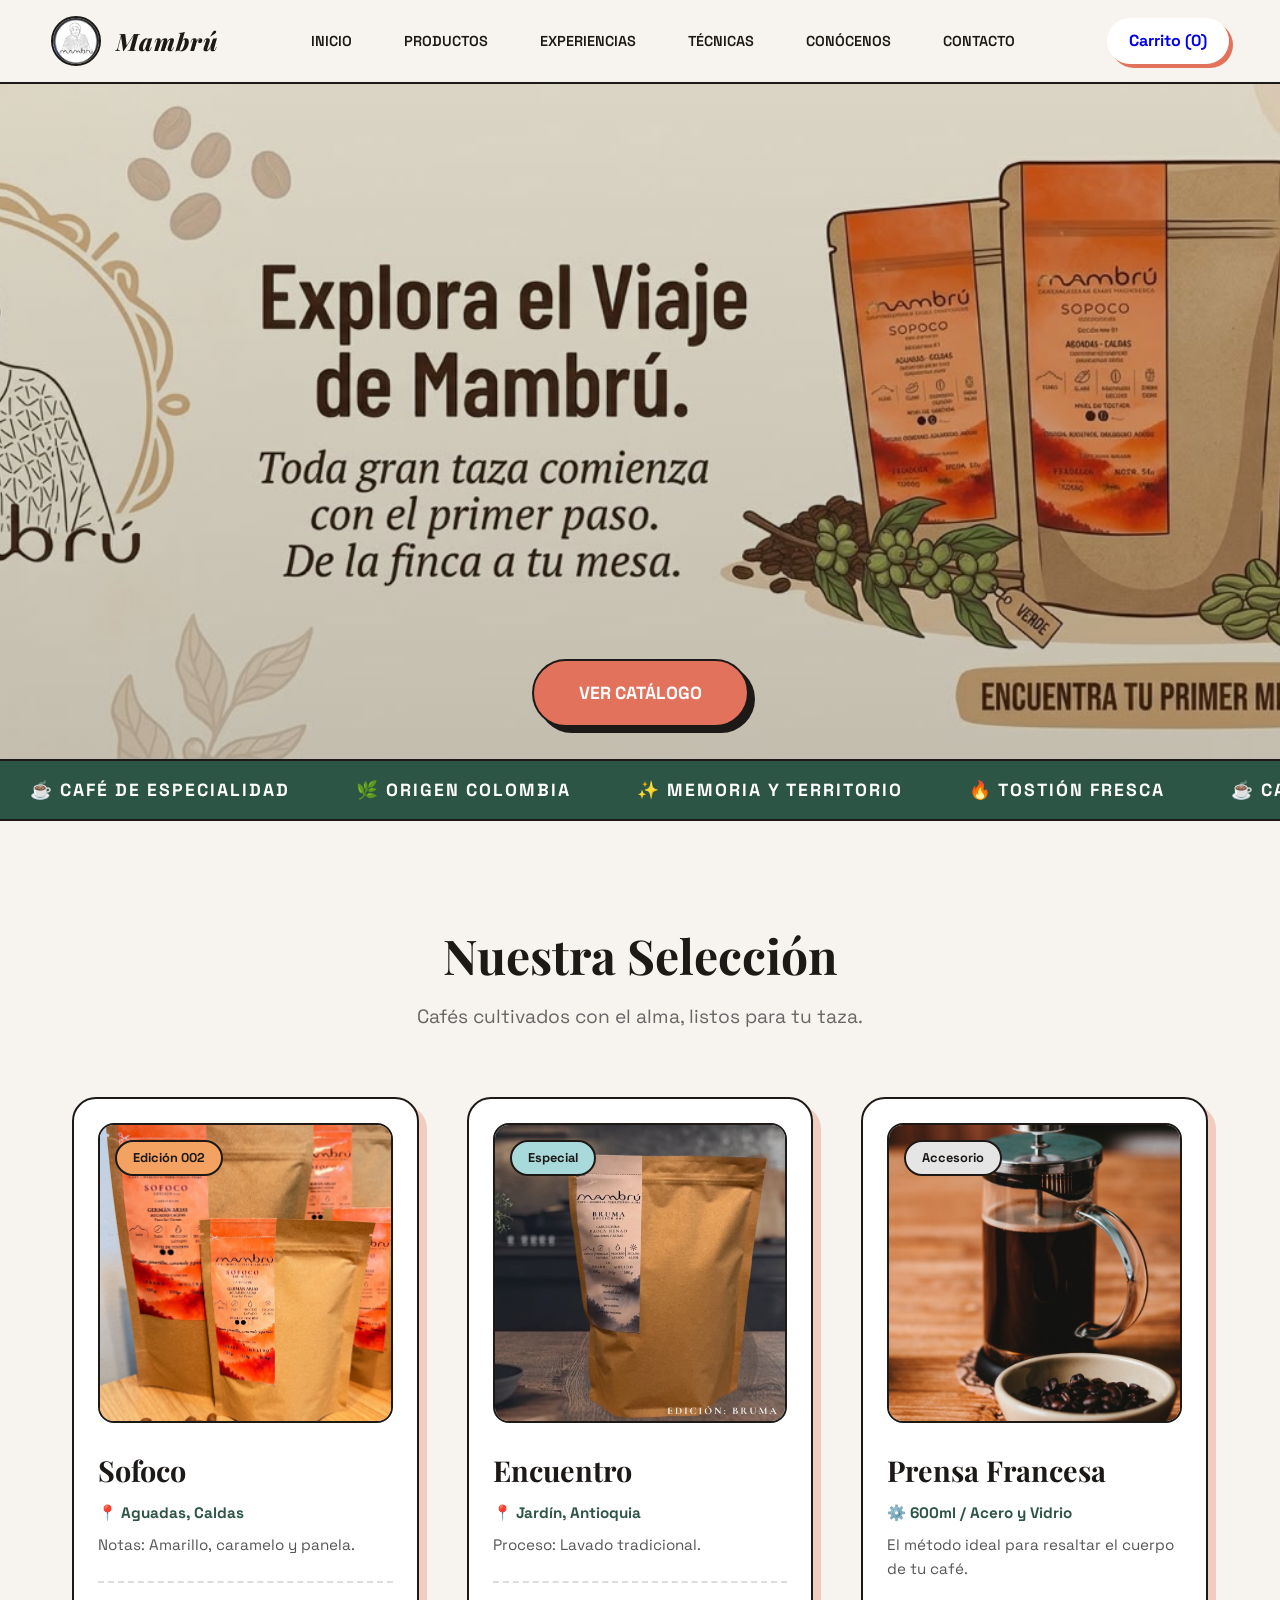
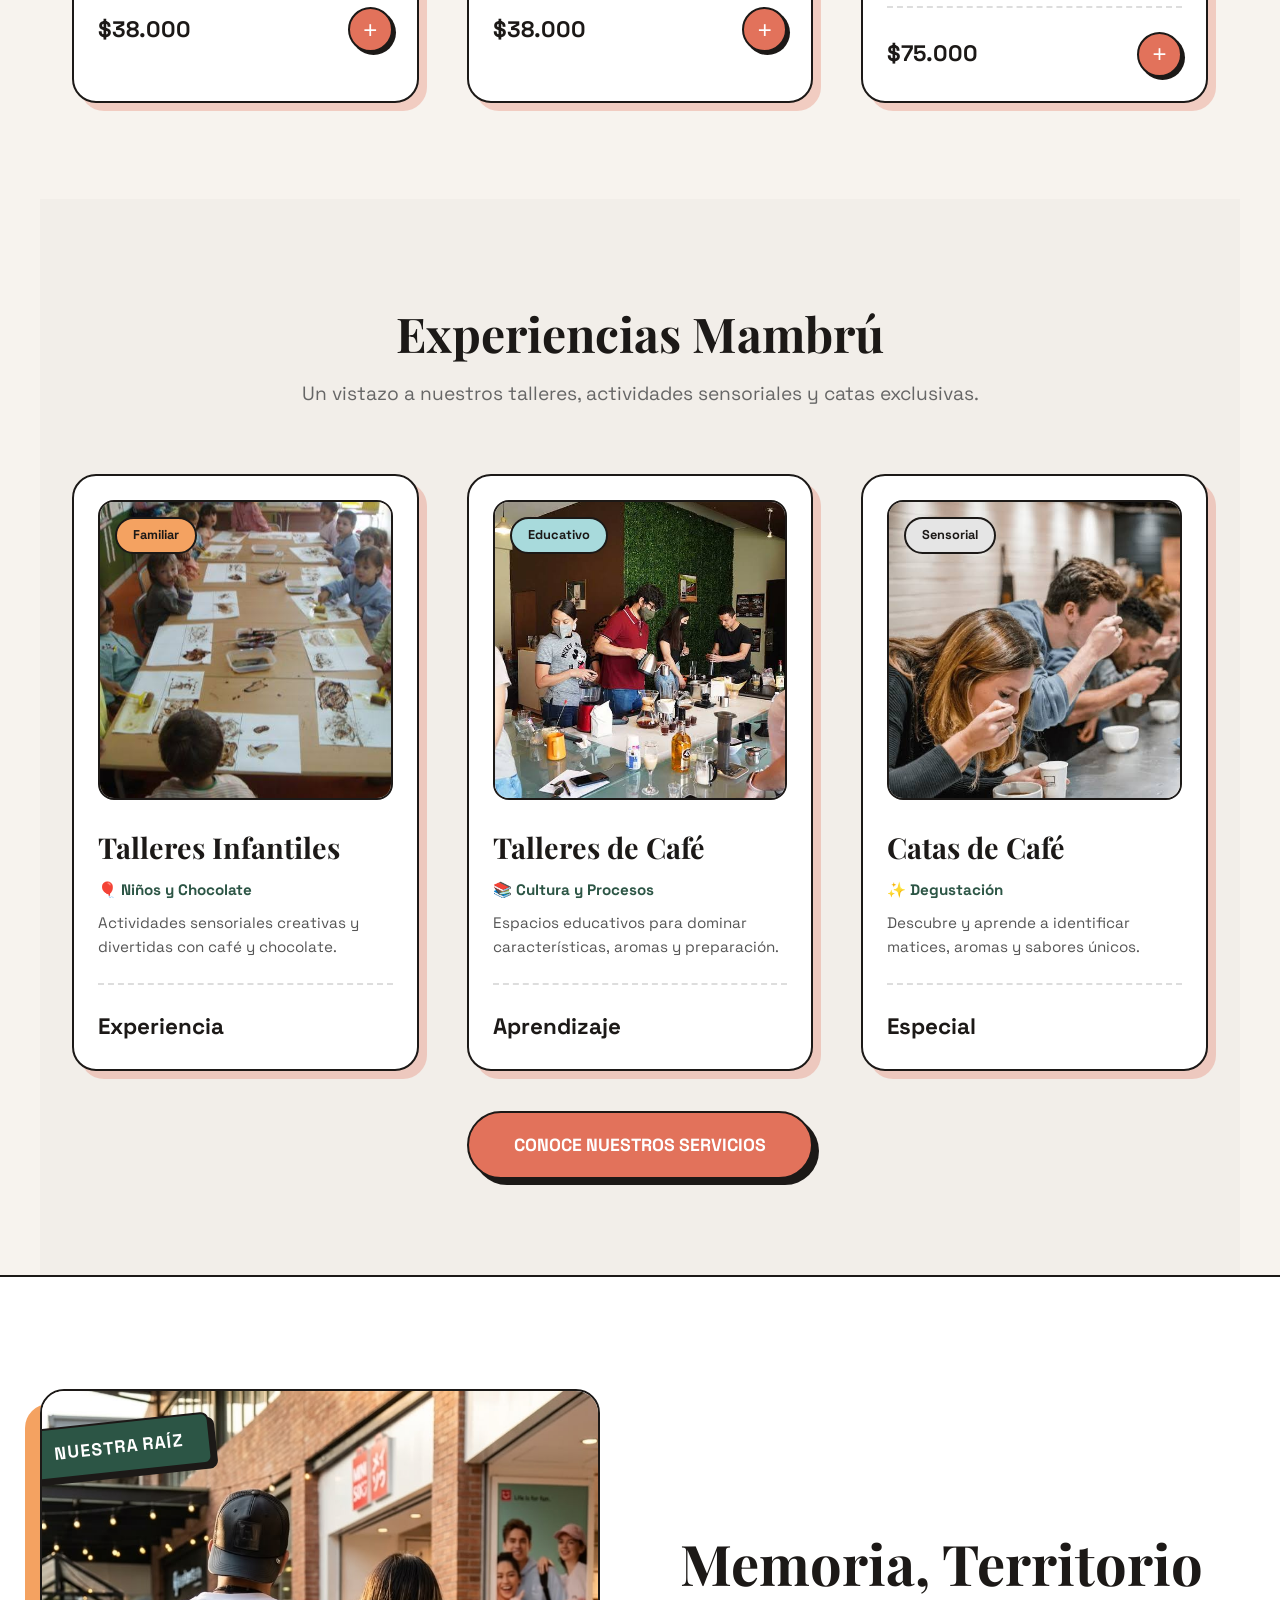
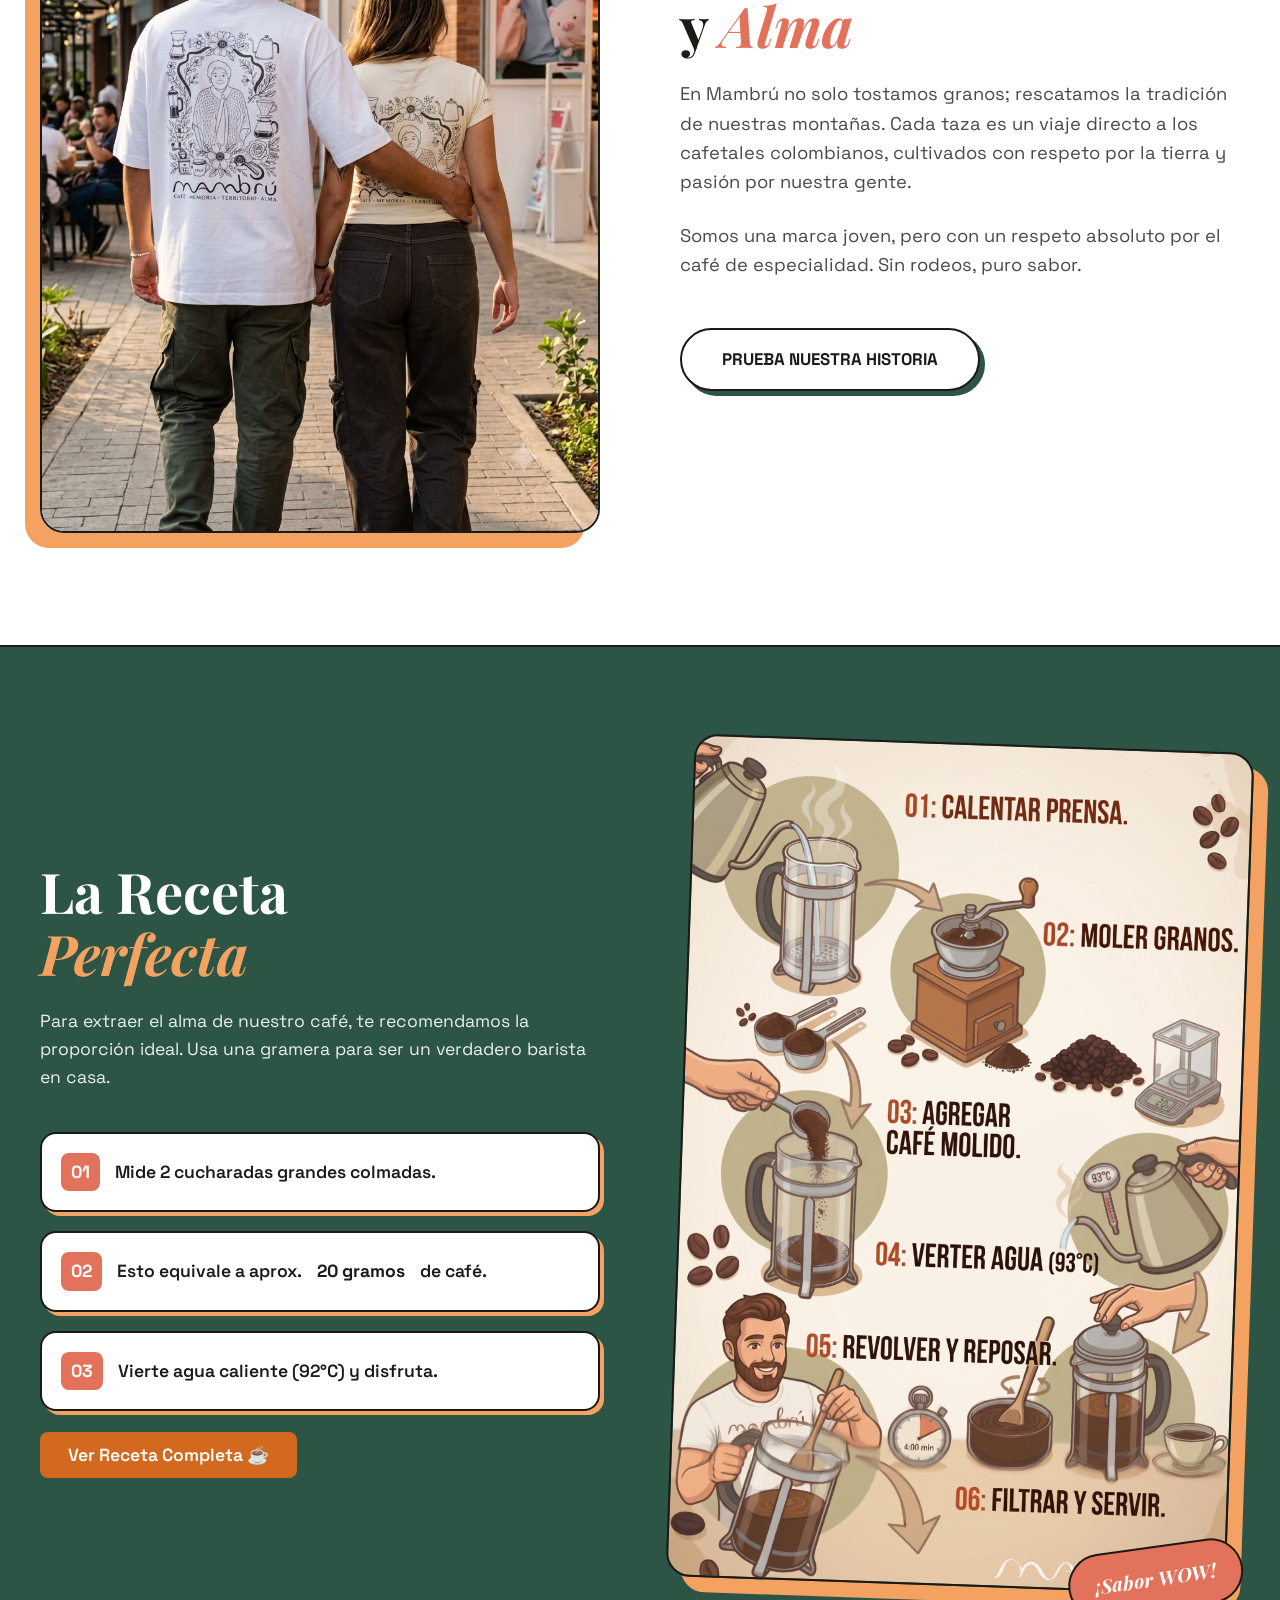
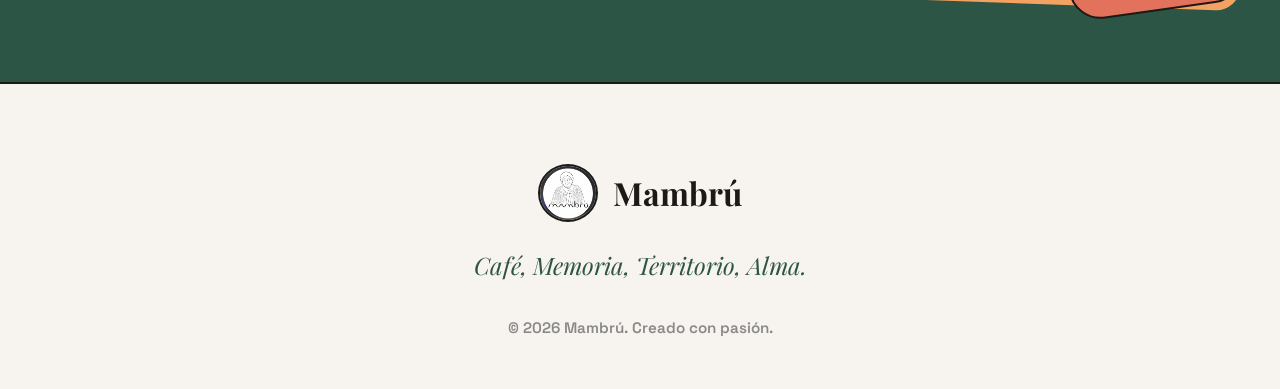
<file: index.html>
<!DOCTYPE html>
<html lang="es">
<head>
    <meta charset="UTF-8">
    <meta name="viewport" content="width=device-width, initial-scale=1.0">
    <title>Mambrú - Café, Memoria, Territorio, Alma</title>
    <link rel="stylesheet" href="css/styles.css">
    <link rel="icon" href="img/logo" type="image/x-icon">
    <link href="https://fonts.googleapis.com/css2?family=Playfair+Display:ital,wght@0,400;0,600;0,800;1,400&family=Space+Grotesk:wght@400;600;700&display=swap" rel="stylesheet">
</head>
<body>
    
    <!-- Barra de navegación flotante -->
    <header class="navbar">
        <div class="logo">
            <img src="img/logo.jpeg" alt="Mambrú Logo">
            <span class="logo-text">Mambrú</span>
        </div>
        <nav class="nav-links">
            <a href="index.html">Inicio</a>
            <a href="productos.html">Productos</a>
            <a href="experiencias.html">experiencias</a>
            <a href="tecnicas.html">Técnicas</a>
            <a href="conocenos.html">Conócenos</a>
            <a href="contacto.html">Contacto</a>
        </nav>
        <div class="cart">
            <a href="carrito.html" class="btn-cart" style="text-decoration: none; display: inline-block;">Carrito (0)</a>
        </div>
    </header>

    <!-- Sección Hero -->
    <section id="inicio" class="hero">
        <div class="hero-overlay"></div>
        <div class="hero-content">
            <a href="productos.html" class="btn-primary">Ver Catálogo</a>
        </div>
    </section>

    <!-- Marquesina dinámica (Toque Cool/Trendy) -->
    <div class="marquee-container">
        <div class="marquee-content">
            <span>☕ CAFÉ DE ESPECIALIDAD</span>
            <span>🌿 ORIGEN COLOMBIA</span>
            <span>✨ MEMORIA Y TERRITORIO</span>
            <span>🔥 TOSTIÓN FRESCA</span>
            <span>☕ CAFÉ DE ESPECIALIDAD</span>
            <span>🌿 ORIGEN COLOMBIA</span>
            <span>✨ MEMORIA Y TERRITORIO</span>
            <span>🔥 TOSTIÓN FRESCA</span>
        </div>
    </div>

    <!-- Sección de Tienda / Productos Preview -->
    <section id="tienda" class="shop">
        <div class="section-header">
            <h2 class="section-title">Nuestra Selección</h2>
            <p class="section-subtitle">Cafés cultivados con el alma, listos para tu taza.</p>
        </div>
        
        <div class="grid-products">
            <!-- Producto 1: Sofoco -->
            <article class="card">
                <div class="img-container">
                    <img src="img/producto1.jpeg" alt="Café Sofoco - Mambrú">
                    <span class="badge badge-orange">Edición 002</span>
                </div>
                <div class="card-info">
                    <h3>Sofoco</h3>
                    <p class="origin">📍 Aguadas, Caldas</p>
                    <p class="notes">Notas: Amarillo, caramelo y panela.</p>
                    <div class="card-footer">
                        <span class="price">$38.000</span>
                        <button class="btn-add">+</button>
                    </div>
                </div>
            </article>

            <!-- Producto 2: Encuentro -->
            <article class="card">
                <div class="img-container">
                    <img src="img/product3.jpeg" alt="Café Encuentro - Mambrú">
                    <span class="badge badge-blue">Especial</span>
                </div>
                <div class="card-info">
                    <h3>Encuentro</h3>
                    <p class="origin">📍 Jardín, Antioquia</p>
                    <p class="notes">Proceso: Lavado tradicional.</p>
                    <div class="card-footer">
                        <span class="price">$38.000</span>
                        <button class="btn-add">+</button>
                    </div>
                </div>
            </article>

            <!-- Producto 3: Prensa Francesa -->
            <article class="card">
                <div class="img-container placeholder-img">
                    <img src="img/prensa.jpg" alt="Prensa Francesa">
                    <span class="badge badge-dark">Accesorio</span>
                </div>
                <div class="card-info">
                    <h3>Prensa Francesa</h3>
                    <p class="origin">⚙️ 600ml / Acero y Vidrio</p>
                    <p class="notes">El método ideal para resaltar el cuerpo de tu café.</p>
                    <div class="card-footer">
                        <span class="price">$75.000</span>
                        <button class="btn-add">+</button>
                    </div>
                </div>
            </article>
        </div>
    </section>

    <!-- Nuevo Preview de Servicios en el Index -->
    <section id="servicios-preview" class="shop" style="background-color: rgba(0,0,0,0.02);">
        <div class="section-header">
            <h2 class="section-title">Experiencias Mambrú</h2>
            <p class="section-subtitle">Un vistazo a nuestros talleres, actividades sensoriales y catas exclusivas.</p>
        </div>
        
        <div class="grid-products">
            <article class="card">
                <div class="img-container">
                    <img src="img/niños.jpg" alt="Actividades sensoriales y talleres para niños con café y chocolate">
                    <span class="badge badge-orange">Familiar</span>
                </div>
                <div class="card-info">
                    <h3>Talleres Infantiles</h3>
                    <p class="origin">🎈 Niños y Chocolate</p>
                    <p class="notes">Actividades sensoriales creativas y divertidas con café y chocolate.</p>
                    <div class="card-footer">
                        <span class="price">Experiencia</span>
                    </div>
                </div>
            </article>

            <article class="card">
                <div class="img-container">
                    <img src="img/talleres.jpg" alt="Talleres para aprender de café">
                    <span class="badge badge-blue">Educativo</span>
                </div>
                <div class="card-info">
                    <h3>Talleres de Café</h3>
                    <p class="origin">📚 Cultura y Procesos</p>
                    <p class="notes">Espacios educativos para dominar características, aromas y preparación.</p>
                    <div class="card-footer">
                        <span class="price">Aprendizaje</span>
                    </div>
                </div>
            </article>

            <article class="card">
                <div class="img-container placeholder-img">
                    <img src="img/catas.jpg" alt="Catas de café">
                    <span class="badge badge-dark">Sensorial</span>
                </div>
                <div class="card-info">
                    <h3>Catas de Café</h3>
                    <p class="origin">✨ Degustación</p>
                    <p class="notes">Descubre y aprende a identificar matices, aromas y sabores únicos.</p>
                    <div class="card-footer">
                        <span class="price">Especial</span>
                    </div>
                </div>
            </article>
        </div>

        <div style="text-align: center; margin-top: 40px;">
            <a href="servicios.html" class="btn-primary" style="display: inline-block; text-decoration: none;">Conoce nuestros servicios</a>
        </div>
    </section>

    <!-- Sección Conócenos -->
    <section id="conocenos" class="about-us">
        <div class="about-container">
            <div class="about-image">
                <div class="image-wrapper-about">
                    <img src="img/pareja.jpeg" alt="Cultivo de Café Mambrú">
                    <div class="about-badge">Nuestra Raíz</div>
                </div>
            </div>
            <div class="about-text">
                <h2>Memoria, Territorio <br>y <span>Alma</span></h2>
                <p>En Mambrú no solo tostamos granos; rescatamos la tradición de nuestras montañas. Cada taza es un viaje directo a los cafetales colombianos, cultivados con respeto por la tierra y pasión por nuestra gente.</p>
                <p>Somos una marca joven, pero con un respeto absoluto por el café de especialidad. Sin rodeos, puro sabor.</p>
                <a href="conocenos.html" class="btn-secondary">Prueba nuestra historia</a>
            </div>
        </div>
    </section>

    <!-- Sección de Preparación (Reemplaza la que tienes en el inicio) -->
    <section id="preparacion" class="prep-guide">
        <div class="guide-container">
            <div class="guide-text">
                <h2>La Receta <br><span>Perfecta</span></h2>
                <p>Para extraer el alma de nuestro café, te recomendamos la proporción ideal. Usa una gramera para ser un verdadero barista en casa.</p>
                <ul class="steps">
                    <li><span class="step-num">01</span> Mide 2 cucharadas grandes colmadas.</li>
                    <li><span class="step-num">02</span> Esto equivale a aprox. <strong>20 gramos</strong> de café.</li>
                    <li><span class="step-num">03</span> Vierte agua caliente (92°C) y disfruta.</li>
                </ul>
                <!-- Botón que dirige a la receta completa -->
                <div style="margin-top: 30px;">
                    <a href="tecnicas.html" class="btn-receta" style="background-color: #d2691e; color: #ffffff; padding: 12px 28px; text-decoration: none; border-radius: 8px; font-weight: 600; font-size: 1.1rem; transition: background 0.3s;">Ver Receta Completa ☕</a>
                </div>
            </div>
            <div class="guide-image">
                <div class="image-wrapper">
                    <img src="img/tecnica3.jpg" alt="Guía de 20 gramos en balanza">
                    <div class="floating-badge">¡Sabor WOW!</div>
                </div>
            </div>
        </div>
    </section>

    <!-- Footer -->
    <footer>
        <div class="footer-content">
            <div class="footer-brand">
                <img src="img/logo.jpeg" alt="Mambrú" class="footer-logo">
                <h3>Mambrú</h3>
            </div>
            <p class="slogan">Café, Memoria, Territorio, Alma.</p>
            <p class="copyright">&copy; 2026 Mambrú. Creado con pasión.</p>
        </div>
    </footer>
</body>
</html>
</file>
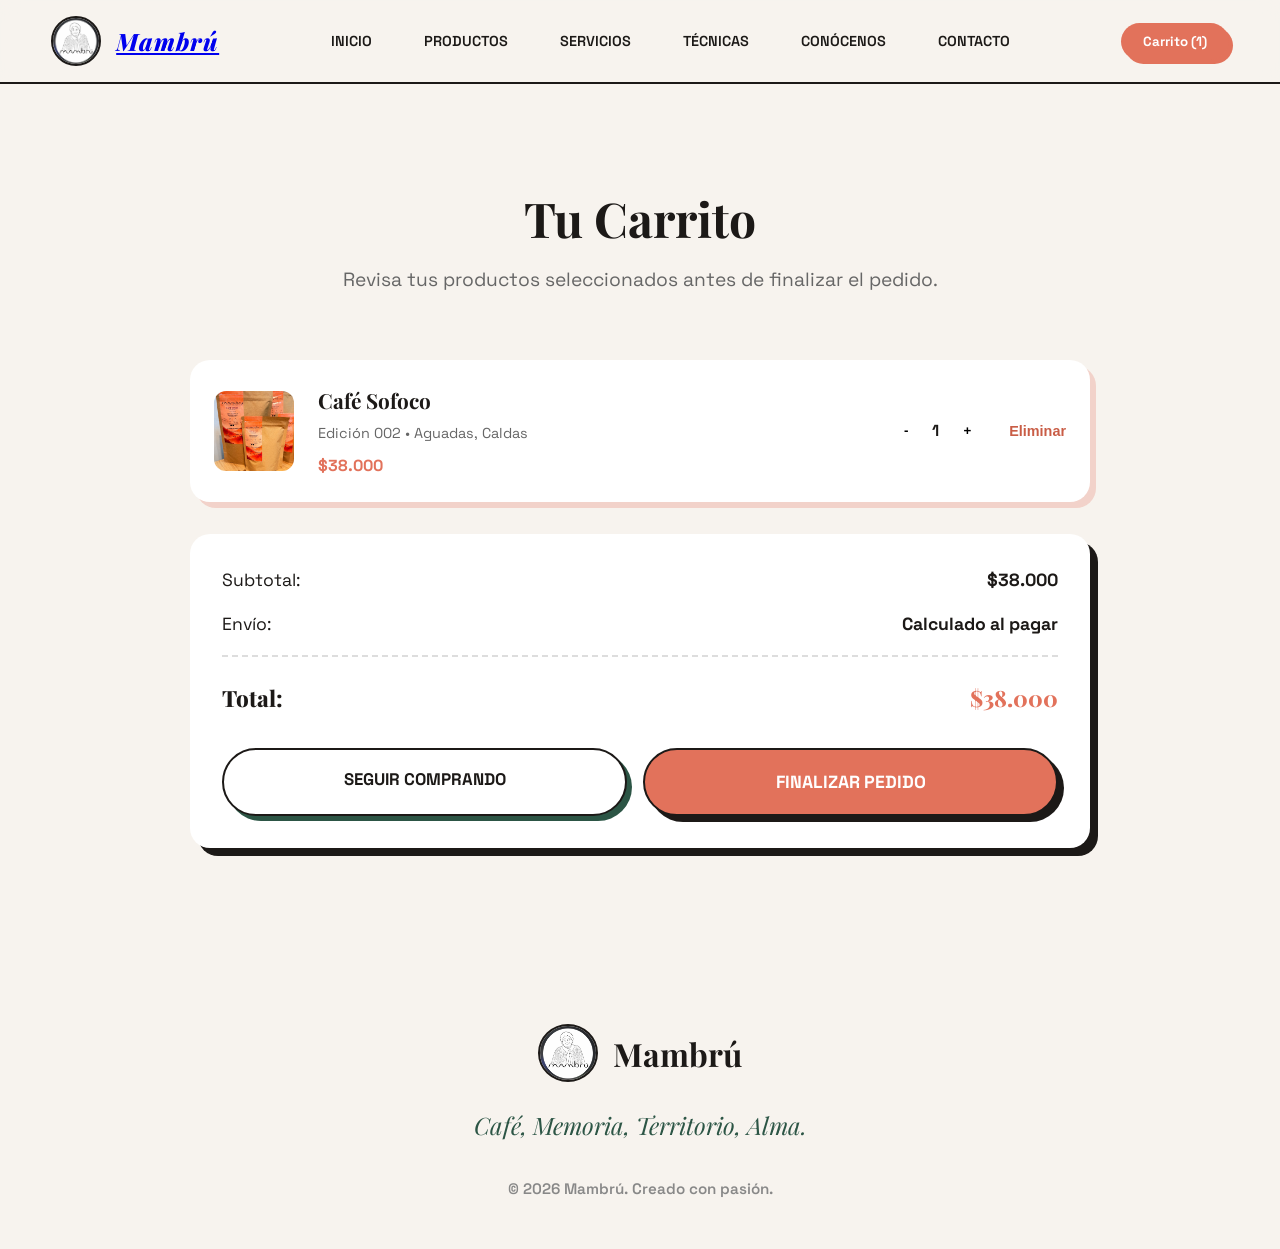
<file: carrito.html>
<!DOCTYPE html>
<html lang="es">
<head>
    <meta charset="UTF-8">
    <meta name="viewport" content="width=device-width, initial-scale=1.0">
    <title>Carrito de Compras - Mambrú</title>
    <link rel="stylesheet" href="css/styles.css">
    <link rel="icon" href="img/logoicon.png" type="image/x-icon">
    <link href="https://fonts.googleapis.com/css2?family=Playfair+Display:ital,wght@0,400;0,600;0,800;1,400&family=Space+Grotesk:wght@400;600;700&display=swap" rel="stylesheet">
</head>
<body>
    
    <!-- Barra de navegación flotante -->
    <header class="navbar">
        <a href="index.html" class="logo">
            <img src="img/logo.jpeg" alt="Mambrú Logo">
            <span class="logo-text">Mambrú</span>
        </a>
        <nav class="nav-links">
            <a href="index.html">Inicio</a>
            <a href="productos.html">Productos</a>
            <a href="servicios.html">Servicios</a>
            <a href="tecnicas.html">Técnicas</a>
            <a href="conocenos.html">Conócenos</a>
            <a href="contacto.html">Contacto</a>
        </nav>
        <div class="cart">
            <button class="btn-cart" style="background-color: var(--primary); color: white;">Carrito (1)</button>
        </div>
    </header>

    <!-- Sección del Carrito de Compras -->
    <section class="shop">
        <div class="section-header">
            <h2 class="section-title">Tu <span>Carrito</span></h2>
            <p class="section-subtitle">Revisa tus productos seleccionados antes de finalizar el pedido.</p>
        </div>

        <div style="max-width: 900px; margin: 0 auto; display: flex; flex-direction: column; gap: 2rem;">
            
            <!-- Item del Carrito -->
            <div style="background: var(--card-bg); border: var(--border-brutalist); border-radius: 20px; padding: 1.5rem; display: flex; align-items: center; justify-content: space-between; gap: 2rem; box-shadow: 6px 6px 0px rgba(226, 114, 91, 0.25);">
                <div style="display: flex; align-items: center; gap: 1.5rem;">
                    <img src="img/producto1.jpeg" alt="Café Sofoco" style="width: 80px; height: 80px; object-fit: cover; border-radius: 12px; border: var(--border-brutalist);">
                    <div>
                        <h3 style="font-size: 1.3rem; margin-bottom: 0.3rem;">Café Sofoco</h3>
                        <p style="font-size: 0.9rem; color: #666; margin-bottom: 0.5rem;">Edición 002 • Aguadas, Caldas</p>
                        <span style="font-weight: 700; color: var(--primary);">$38.000</span>
                    </div>
                </div>

                <div style="display: flex; align-items: center; gap: 1.5rem;">
                    <div style="display: flex; align-items: center; border: var(--border-brutalist); border-radius: 50px; overflow: hidden; background: #fff;">
                        <button style="background: none; border: none; padding: 8px 14px; font-weight: 700; cursor: pointer;">-</button>
                        <span style="padding: 0 10px; font-weight: 700;">1</span>
                        <button style="background: none; border: none; padding: 8px 14px; font-weight: 700; cursor: pointer;">+</button>
                    </div>
                    <button style="background: none; border: none; color: #c95d46; font-weight: 700; cursor: pointer; font-size: 0.9rem;">Eliminar</button>
                </div>
            </div>

            <!-- Resumen de Compra -->
            <div style="background: var(--card-bg); border: var(--border-brutalist); border-radius: 20px; padding: 2rem; box-shadow: 8px 8px 0px var(--text-dark);">
                <div style="display: flex; justify-content: space-between; margin-bottom: 1rem; font-size: 1.1rem;">
                    <span>Subtotal:</span>
                    <span style="font-weight: 700;">$38.000</span>
                </div>
                <div style="display: flex; justify-content: space-between; margin-bottom: 1.5rem; font-size: 1.1rem; border-bottom: 2px dashed #ddd; padding-bottom: 1rem;">
                    <span>Envío:</span>
                    <span style="font-weight: 700;">Calculado al pagar</span>
                </div>
                <div style="display: flex; justify-content: space-between; margin-bottom: 2rem; font-size: 1.4rem; font-family: 'Playfair Display', serif; font-weight: 800;">
                    <span>Total:</span>
                    <span style="color: var(--primary);">$38.000</span>
                </div>
                
                <div style="display: flex; gap: 1rem; flex-wrap: wrap;">
                    <a href="productos.html" class="btn-secondary" style="flex: 1; text-align: center; margin-top: 0;">Seguir comprando</a>
                    <a href="contacto.html" class="btn-primary" style="flex: 1; text-align: center; margin-top: 0;">Finalizar pedido</a>
                </div>
            </div>

        </div>
    </section>

    <!-- Footer -->
    <footer>
        <div class="footer-brand">
            <img src="img/logo.jpeg" alt="Mambrú" class="footer-logo">
            <h3>Mambrú</h3>
        </div>
        <p class="slogan">Café, Memoria, Territorio, Alma.</p>
        <p class="copyright">&copy; 2026 Mambrú. Creado con pasión.</p>
    </footer>
</body>
</html>
</file>
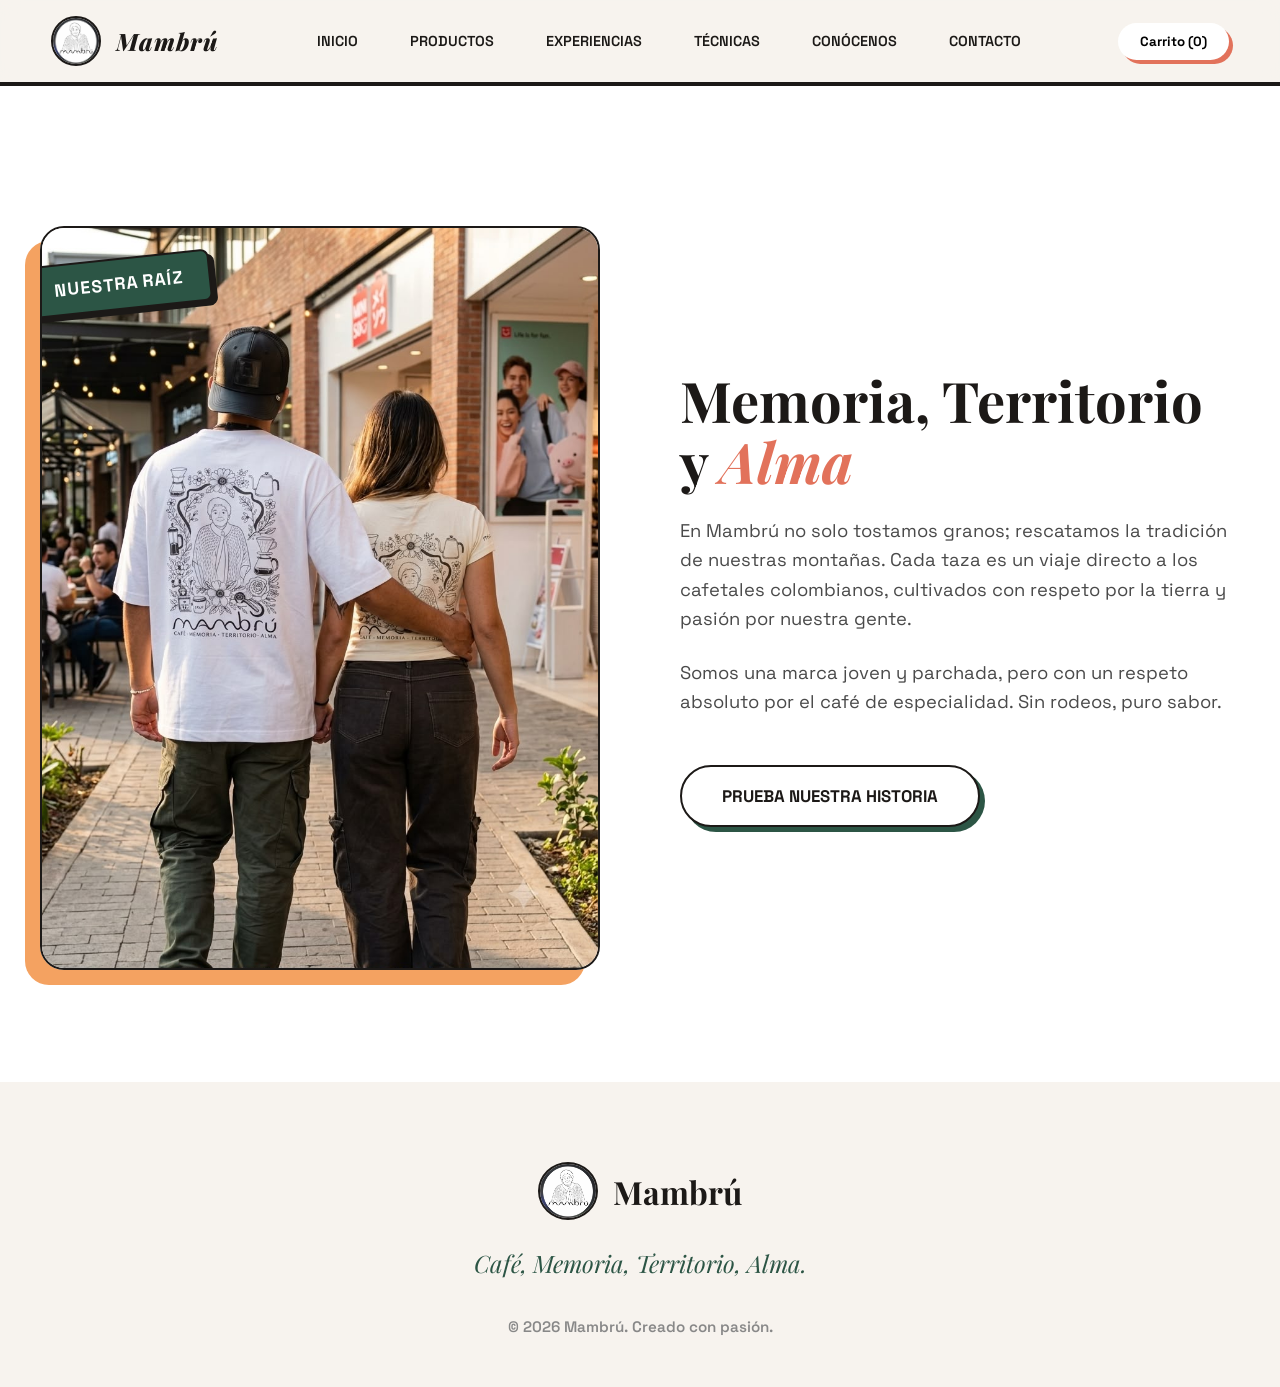
<file: conocenos.html>
<!DOCTYPE html>
<html lang="es">
<head>
    <meta charset="UTF-8">
    <meta name="viewport" content="width=device-width, initial-scale=1.0">
    <title>Conócenos - Mambrú</title>
    <link rel="stylesheet" href="css/styles.css">
    <link rel="icon" href="img/logoicon.png" type="image/x-icon">
    <link href="https://fonts.googleapis.com/css2?family=Playfair+Display:ital,wght@0,400;0,600;0,800;1,400&family=Space+Grotesk:wght@400;600;700&display=swap" rel="stylesheet">
</head>
<body>
    
    <header class="navbar">
        <div class="logo">
            <img src="img/logo.jpeg" alt="Mambrú Logo">
            <span class="logo-text">Mambrú</span>
        </div>
        <nav class="nav-links">
            <a href="index.html">Inicio</a>
            <a href="productos.html">Productos</a>
            <a href="experiencias.html">experiencias</a>
            <a href="tecnicas.html">Técnicas</a>
            <a href="conocenos.html">Conócenos</a>
            <a href="contacto.html">Contacto</a>
        </nav>
        <div class="cart">
            <button class="btn-cart">Carrito (0)</button>
        </div>
    </header>

    <section class="about-us" style="padding-top: 140px;">
        <div class="about-container">
            <div class="about-image">
                <div class="image-wrapper-about">
                    <img src="img/pareja.jpeg" alt="Cultivo de Café Mambrú">
                    <div class="about-badge">Nuestra Raíz</div>
                </div>
            </div>

            <div class="about-text">
                <h2>Memoria, Territorio <br>y <span>Alma</span></h2>
                <p>En Mambrú no solo tostamos granos; rescatamos la tradición de nuestras montañas. Cada taza es un viaje directo a los cafetales colombianos, cultivados con respeto por la tierra y pasión por nuestra gente.</p>
                <p>Somos una marca joven y parchada, pero con un respeto absoluto por el café de especialidad. Sin rodeos, puro sabor.</p>
                
                <a href="productos.html" class="btn-secondary">Prueba nuestra historia</a>
            </div>
        </div>
    </section>

    <footer>
        <div class="footer-content">
            <div class="footer-brand">
                <img src="img/logo.jpeg" alt="Mambrú" class="footer-logo">
                <h3>Mambrú</h3>
            </div>
            <p class="slogan">Café, Memoria, Territorio, Alma.</p>
            <p class="copyright">&copy; 2026 Mambrú. Creado con pasión.</p>
        </div>
    </footer>
</body>
</html>
</file>
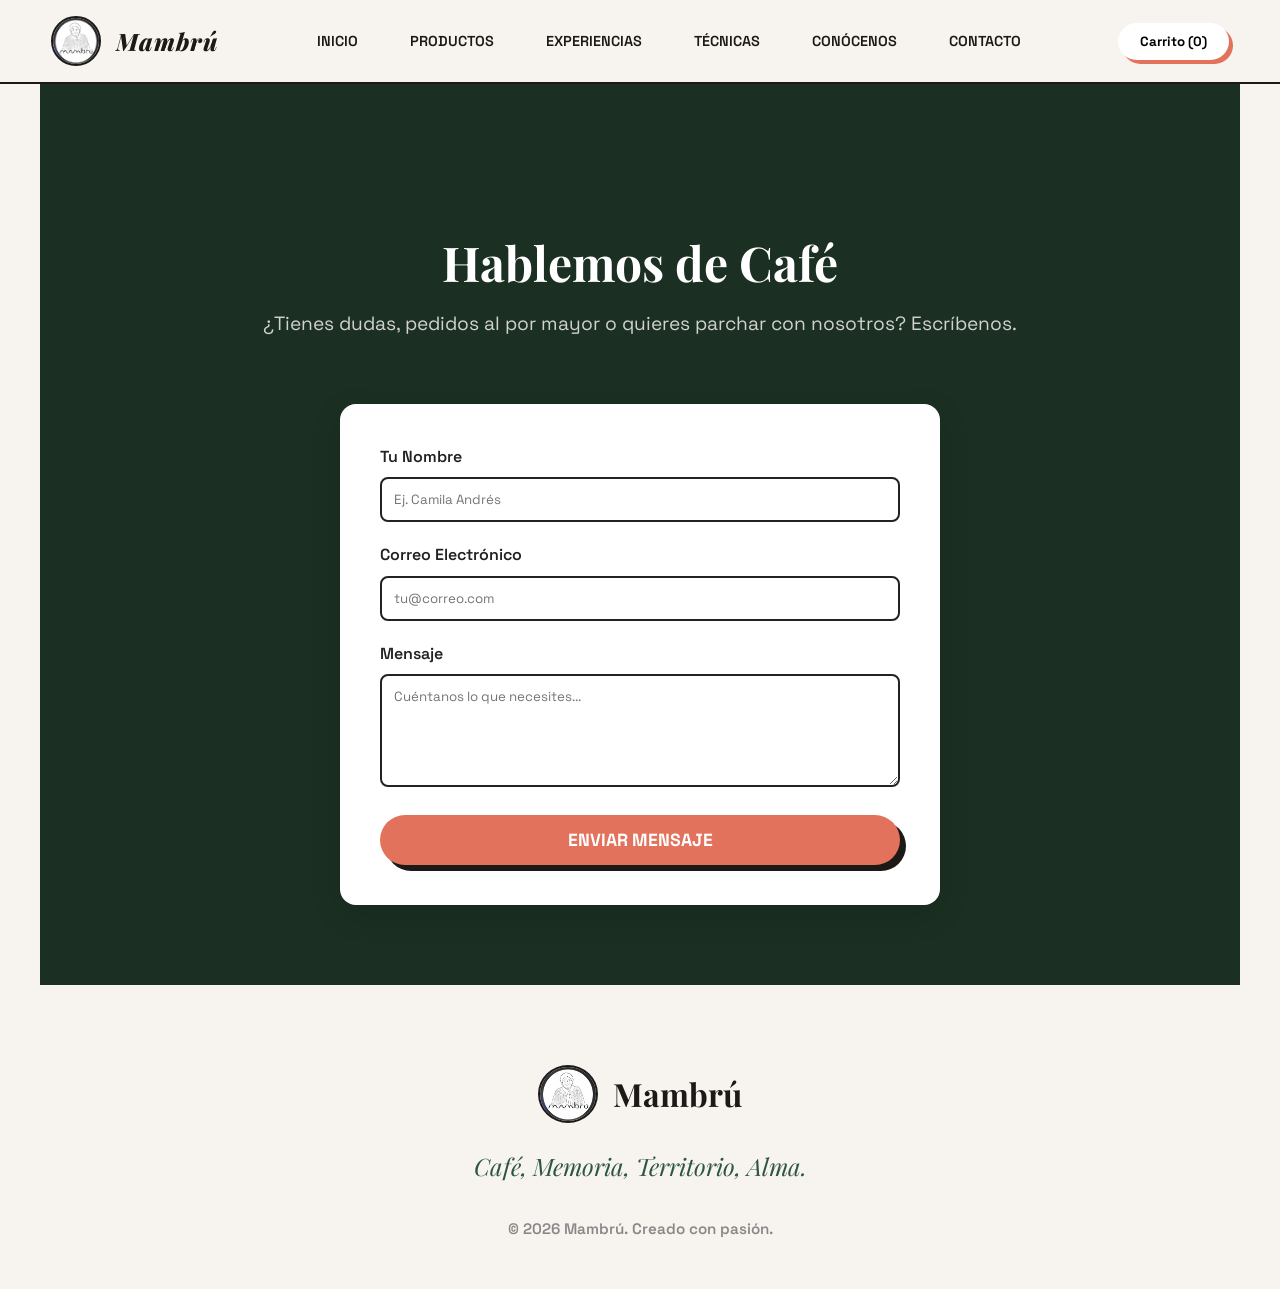
<file: contacto.html>
<!DOCTYPE html>
<html lang="es">
<head>
    <meta charset="UTF-8">
    <meta name="viewport" content="width=device-width, initial-scale=1.0">
    <title>Contacto - Mambrú</title>
    <link rel="stylesheet" href="css/styles.css">
    <link rel="icon" href="img/logoicon.png" type="image/x-icon">
    <link href="https://fonts.googleapis.com/css2?family=Playfair+Display:ital,wght@0,400;0,600;0,800;1,400&family=Space+Grotesk:wght@400;600;700&display=swap" rel="stylesheet">
</head>
<body>
    
    <!-- Barra de navegación flotante -->
    <header class="navbar">
        <div class="logo">
            <img src="img/logo.jpeg" alt="Mambrú Logo">
            <span class="logo-text">Mambrú</span>
        </div>
        <nav class="nav-links">
            <a href="index.html">Inicio</a>
            <a href="productos.html">Productos</a>
            <a href="experiencias.html">experiencias</a>
            <a href="tecnicas.html">Técnicas</a>
            <a href="conocenos.html">Conócenos</a>
            <a href="contacto.html">Contacto</a>
        </nav>
        <div class="cart">
            <button class="btn-cart">Carrito (0)</button>
        </div>
    </header>

    <!-- Sección de Contacto con fondo verde institucional -->
    <section class="shop" style="background-color: #1b3022; padding: 140px 20px 80px 20px; min-height: 80vh;">
        <div class="section-header">
            <h2 class="section-title" style="color: #ffffff;">Hablemos de Café</h2>
            <p class="section-subtitle" style="color: #d1d1d1;">¿Tienes dudas, pedidos al por mayor o quieres parchar con nosotros? Escríbenos.</p>
        </div>

        <!-- Tarjeta contenedora con contraste para el formulario -->
        <div style="max-width: 600px; margin: 0 auto; background: #ffffff; padding: 40px; border-radius: 16px; box-shadow: 0 10px 30px rgba(0,0,0,0.15);">
            <form style="display: flex; flex-direction: column; gap: 20px;">
                <div>
                    <label style="display: block; font-family: 'Space Grotesk', sans-serif; margin-bottom: 8px; font-weight: 600; color: #222;">Tu Nombre</label>
                    <input type="text" placeholder="Ej. Camila Andrés" style="width: 100%; padding: 12px; border: 2px solid #222; border-radius: 8px; font-family: inherit; box-sizing: border-box;">
                </div>
                <div>
                    <label style="display: block; font-family: 'Space Grotesk', sans-serif; margin-bottom: 8px; font-weight: 600; color: #222;">Correo Electrónico</label>
                    <input type="email" placeholder="tu@correo.com" style="width: 100%; padding: 12px; border: 2px solid #222; border-radius: 8px; font-family: inherit; box-sizing: border-box;">
                </div>
                <div>
                    <label style="display: block; font-family: 'Space Grotesk', sans-serif; margin-bottom: 8px; font-weight: 600; color: #222;">Mensaje</label>
                    <textarea rows="5" placeholder="Cuéntanos lo que necesites..." style="width: 100%; padding: 12px; border: 2px solid #222; border-radius: 8px; font-family: inherit; resize: vertical; box-sizing: border-box;"></textarea>
                </div>
                <button type="submit" class="btn-primary" style="border: none; cursor: pointer; width: 100%; text-align: center; padding: 14px; font-weight: 700;">Enviar Mensaje</button>
            </form>
        </div>
    </section>

    <!-- Footer -->
    <footer>
        <div class="footer-content">
            <div class="footer-brand">
                <img src="img/logo.jpeg" alt="Mambrú" class="footer-logo">
                <h3>Mambrú</h3>
            </div>
            <p class="slogan">Café, Memoria, Territorio, Alma.</p>
            <p class="copyright">&copy; 2026 Mambrú. Creado con pasión.</p>
        </div>
    </footer>
</body>
</html>
</file>
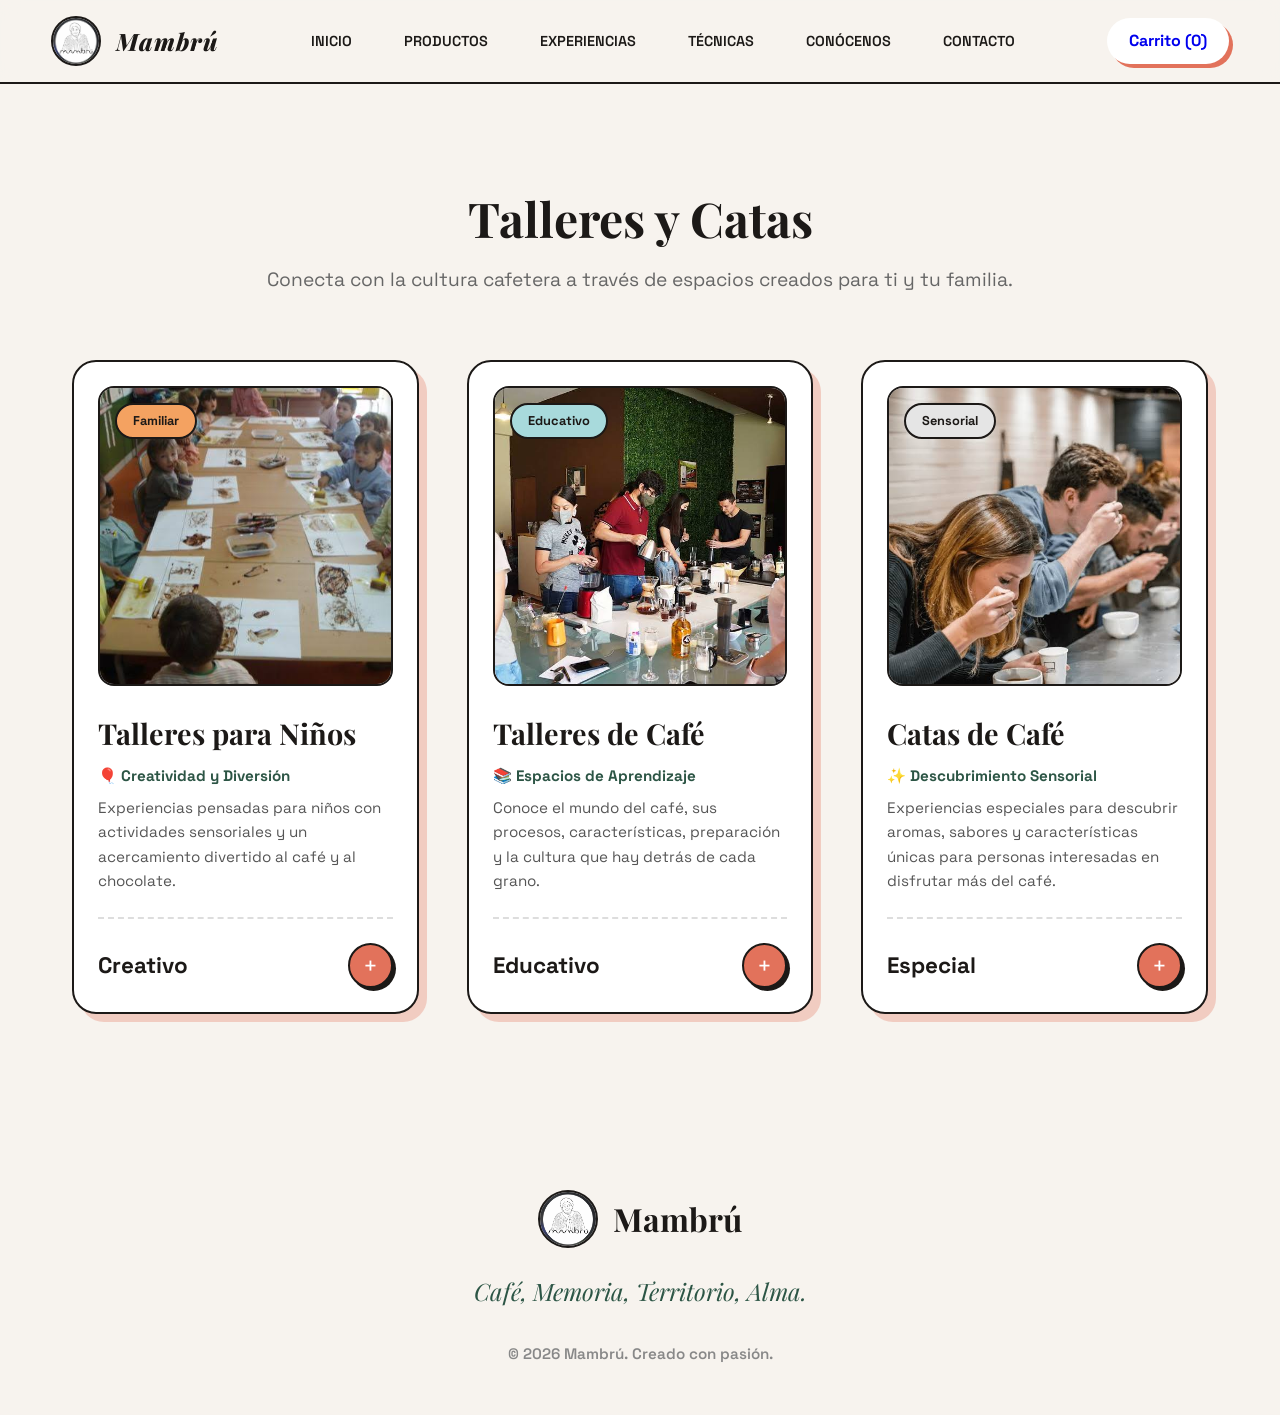
<file: experiencias.html>
<!DOCTYPE html>
<html lang="es">
<head>
    <meta charset="UTF-8">
    <meta name="viewport" content="width=device-width, initial-scale=1.0">
    <title>Experiencias - Mambrú - Café, Memoria, Territorio, Alma</title>
    <link rel="stylesheet" href="css/styles.css">
    <link rel="icon" href="img/logoicon.png" type="image/x-icon">
    <link href="https://fonts.googleapis.com/css2?family=Playfair+Display:ital,wght@0,400;0,600;0,800;1,400&family=Space+Grotesk:wght@400;600;700&display=swap" rel="stylesheet">
</head>
<body>
    
    <!-- Barra de navegación flotante -->
    <header class="navbar">
        <div class="logo">
            <img src="img/logo.jpeg" alt="Mambrú Logo">
            <span class="logo-text">Mambrú</span>
        </div>
        <nav class="nav-links">
            <a href="index.html">Inicio</a>
            <a href="productos.html">Productos</a>
            <a href="experiencias.html">experiencias</a>
            <a href="tecnicas.html">Técnicas</a>
            <a href="conocenos.html">Conócenos</a>
            <a href="contacto.html">Contacto</a>
        </nav>
        <div class="cart">
    <a href="carrito.html" class="btn-cart" style="text-decoration: none; display: inline-block;">Carrito (0)</a>
</div>
    </header>


    <!-- Sección Detallada de Experiencias -->
    <section id="experiencias" class="shop">
        <div class="section-header">
            <h2 class="section-title">Talleres y Catas</h2>
            <p class="section-subtitle">Conecta con la cultura cafetera a través de espacios creados para ti y tu familia.</p>
        </div>
        
        <div class="grid-products">
            <!-- Experiencia 1 -->
            <article class="card">
                <div class="img-container">
                    <img src="img/niños.jpg" alt="Actividades sensoriales y talleres para niños con café y chocolate">
                    <span class="badge badge-orange">Familiar</span>
                </div>
                <div class="card-info">
                    <h3>Talleres para Niños</h3>
                    <p class="origin">🎈 Creatividad y Diversión</p>
                    <p class="notes">Experiencias pensadas para niños con actividades sensoriales y un acercamiento divertido al café y al chocolate.</p>
                    <div class="card-footer">
                        <span class="price">Creativo</span>
                        <a href="index.html#conocenos" class="btn-add" style="text-decoration: none; line-height: 35px; text-align: center;">+</a>
                    </div>
                </div>
            </article>

            <!-- Experiencia 2 -->
            <article class="card">
                <div class="img-container">
                    <img src="img/talleres.jpg" alt="Talleres para aprender de café">
                    <span class="badge badge-blue">Educativo</span>
                </div>
                <div class="card-info">
                    <h3>Talleres de Café</h3>
                    <p class="origin">📚 Espacios de Aprendizaje</p>
                    <p class="notes">Conoce el mundo del café, sus procesos, características, preparación y la cultura que hay detrás de cada grano.</p>
                    <div class="card-footer">
                        <span class="price">Educativo</span>
                        <a href="index.html#conocenos" class="btn-add" style="text-decoration: none; line-height: 35px; text-align: center;">+</a>
                    </div>
                </div>
            </article>

            <!-- Experiencia 3 -->
            <article class="card">
                <div class="img-container placeholder-img">
                    <img src="img/catas.jpg" alt="Catas de café">
                    <span class="badge badge-dark">Sensorial</span>
                </div>
                <div class="card-info">
                    <h3>Catas de Café</h3>
                    <p class="origin">✨ Descubrimiento Sensorial</p>
                    <p class="notes">Experiencias especiales para descubrir aromas, sabores y características únicas para personas interesadas en disfrutar más del café.</p>
                    <div class="card-footer">
                        <span class="price">Especial</span>
                        <a href="index.html#conocenos" class="btn-add" style="text-decoration: none; line-height: 35px; text-align: center;">+</a>
                    </div>
                </div>
            </article>
        </div>
    </section>

    <!-- Footer -->
    <footer>
        <div class="footer-content">
            <div class="footer-brand">
                <img src="img/logo.jpeg" alt="Mambrú" class="footer-logo">
                <h3>Mambrú</h3>
            </div>
            <p class="slogan">Café, Memoria, Territorio, Alma.</p>
            <p class="copyright">&copy; 2026 Mambrú. Creado con pasión.</p>
        </div>
    </footer>
</body>
</html>
</file>
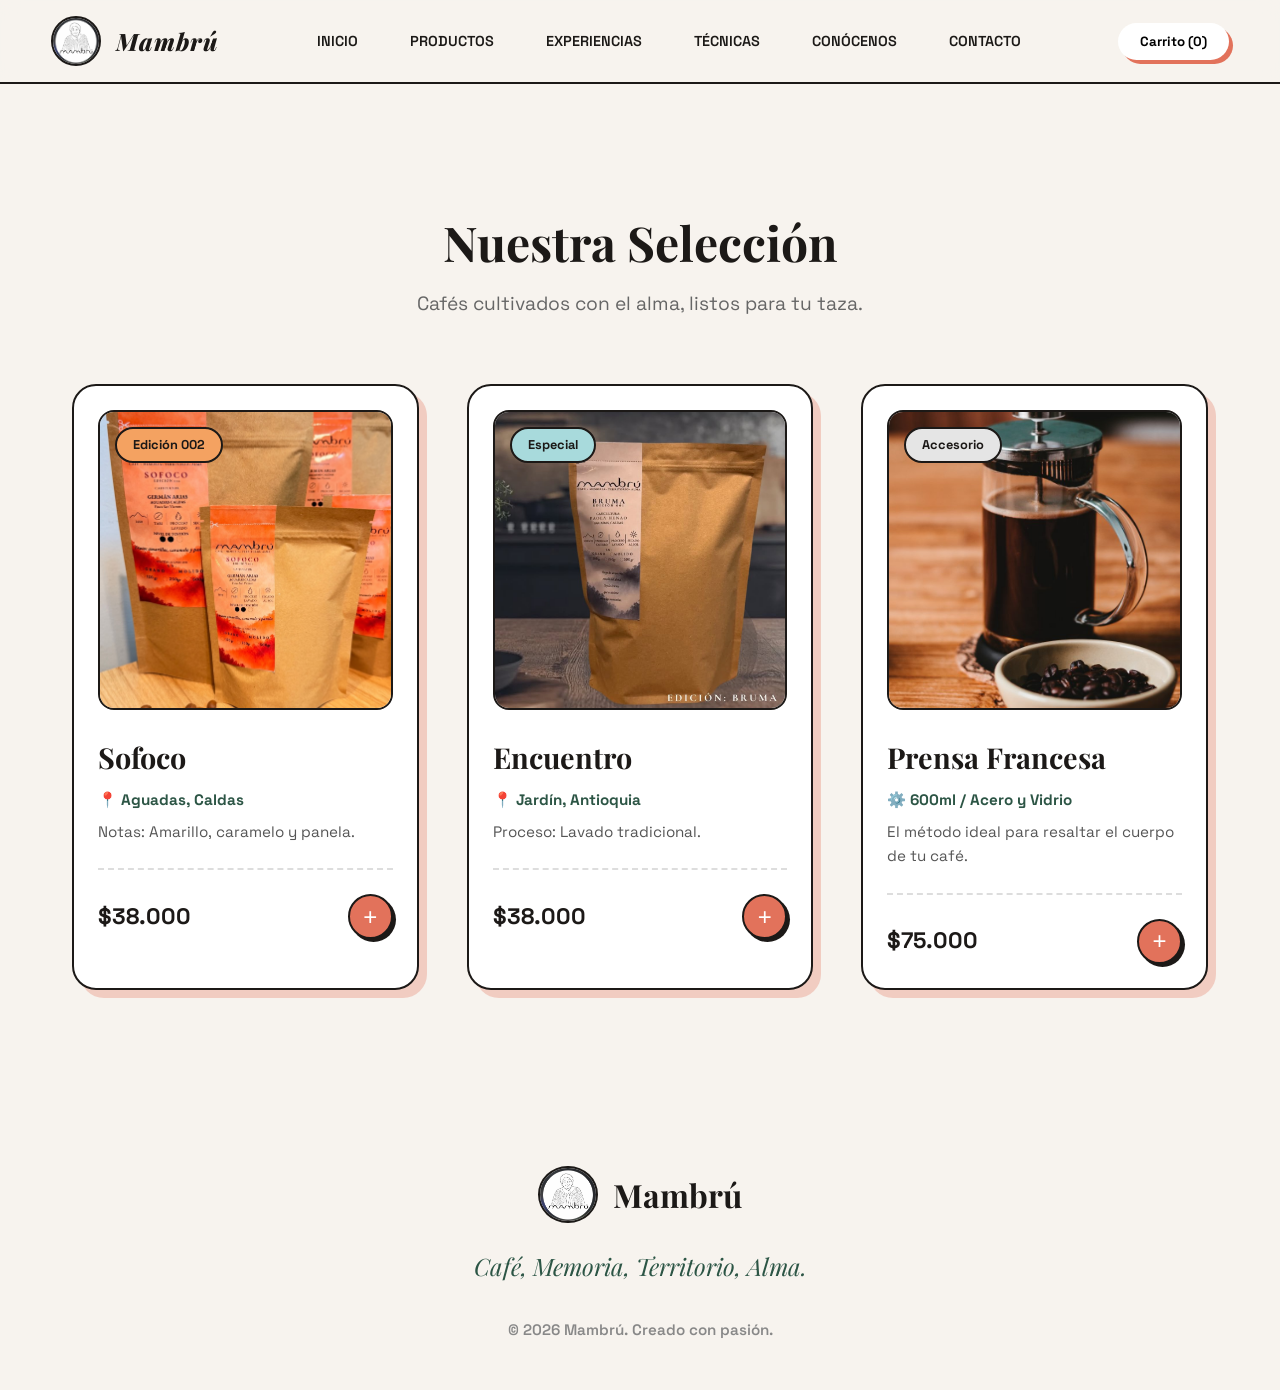
<file: productos.html>
<!DOCTYPE html>
<html lang="es">
<head>
    <meta charset="UTF-8">
    <meta name="viewport" content="width=device-width, initial-scale=1.0">
    <title>Productos - Mambrú</title>
    <link rel="stylesheet" href="css/styles.css">
    <link rel="icon" href="img/logoicon.png" type="image/x-icon">
    <link href="https://fonts.googleapis.com/css2?family=Playfair+Display:ital,wght@0,400;0,600;0,800;1,400&family=Space+Grotesk:wght@400;600;700&display=swap" rel="stylesheet">
</head>
<body>
    
    <header class="navbar">
        <div class="logo">
            <img src="img/logo.jpeg" alt="Mambrú Logo">
            <span class="logo-text">Mambrú</span>
        </div>
        <nav class="nav-links">
            <a href="index.html">Inicio</a>
            <a href="productos.html">Productos</a>
            <a href="experiencias.html">experiencias</a>
            <a href="tecnicas.html">Técnicas</a>
            <a href="conocenos.html">Conócenos</a>
            <a href="contacto.html">Contacto</a>
        </nav>
        <div class="cart">
            <button class="btn-cart">Carrito (0)</button>
        </div>
    </header>

    <section class="shop" style="padding-top: 120px;">
        <div class="section-header">
            <h2 class="section-title">Nuestra Selección</h2>
            <p class="section-subtitle">Cafés cultivados con el alma, listos para tu taza.</p>
        </div>
        
        <div class="grid-products">
            <!-- Producto 1: Sofoco -->
            <article class="card">
                <div class="img-container">
                    <img src="img/producto1.jpeg" alt="Café Sofoco - Mambrú">
                    <span class="badge badge-orange">Edición 002</span>
                </div>
                <div class="card-info">
                    <h3>Sofoco</h3>
                    <p class="origin">📍 Aguadas, Caldas</p>
                    <p class="notes">Notas: Amarillo, caramelo y panela.</p>
                    <div class="card-footer">
                        <span class="price">$38.000</span>
                        <button class="btn-add">+</button>
                    </div>
                </div>
            </article>

            <!-- Producto 2: Encuentro -->
            <article class="card">
                <div class="img-container">
                    <img src="img/product3.jpeg" alt="Café Encuentro - Mambrú">
                    <span class="badge badge-blue">Especial</span>
                </div>
                <div class="card-info">
                    <h3>Encuentro</h3>
                    <p class="origin">📍 Jardín, Antioquia</p>
                    <p class="notes">Proceso: Lavado tradicional.</p>
                    <div class="card-footer">
                        <span class="price">$38.000</span>
                        <button class="btn-add">+</button>
                    </div>
                </div>
            </article>

            <!-- Producto 3: Prensa Francesa -->
            <article class="card">
                <div class="img-container placeholder-img">
                    <img src="img/prensa.jpg" alt="Prensa Francesa">
                    <span class="badge badge-dark">Accesorio</span>
                </div>
                <div class="card-info">
                    <h3>Prensa Francesa</h3>
                    <p class="origin">⚙️ 600ml / Acero y Vidrio</p>
                    <p class="notes">El método ideal para resaltar el cuerpo de tu café.</p>
                    <div class="card-footer">
                        <span class="price">$75.000</span>
                        <button class="btn-add">+</button>
                    </div>
                </div>
            </article>
        </div>
    </section>

    <footer>
        <div class="footer-content">
            <div class="footer-brand">
                <img src="img/logo.jpeg" alt="Mambrú" class="footer-logo">
                <h3>Mambrú</h3>
            </div>
            <p class="slogan">Café, Memoria, Territorio, Alma.</p>
            <p class="copyright">&copy; 2026 Mambrú. Creado con pasión.</p>
        </div>
    </footer>
</body>
</html>
</file>
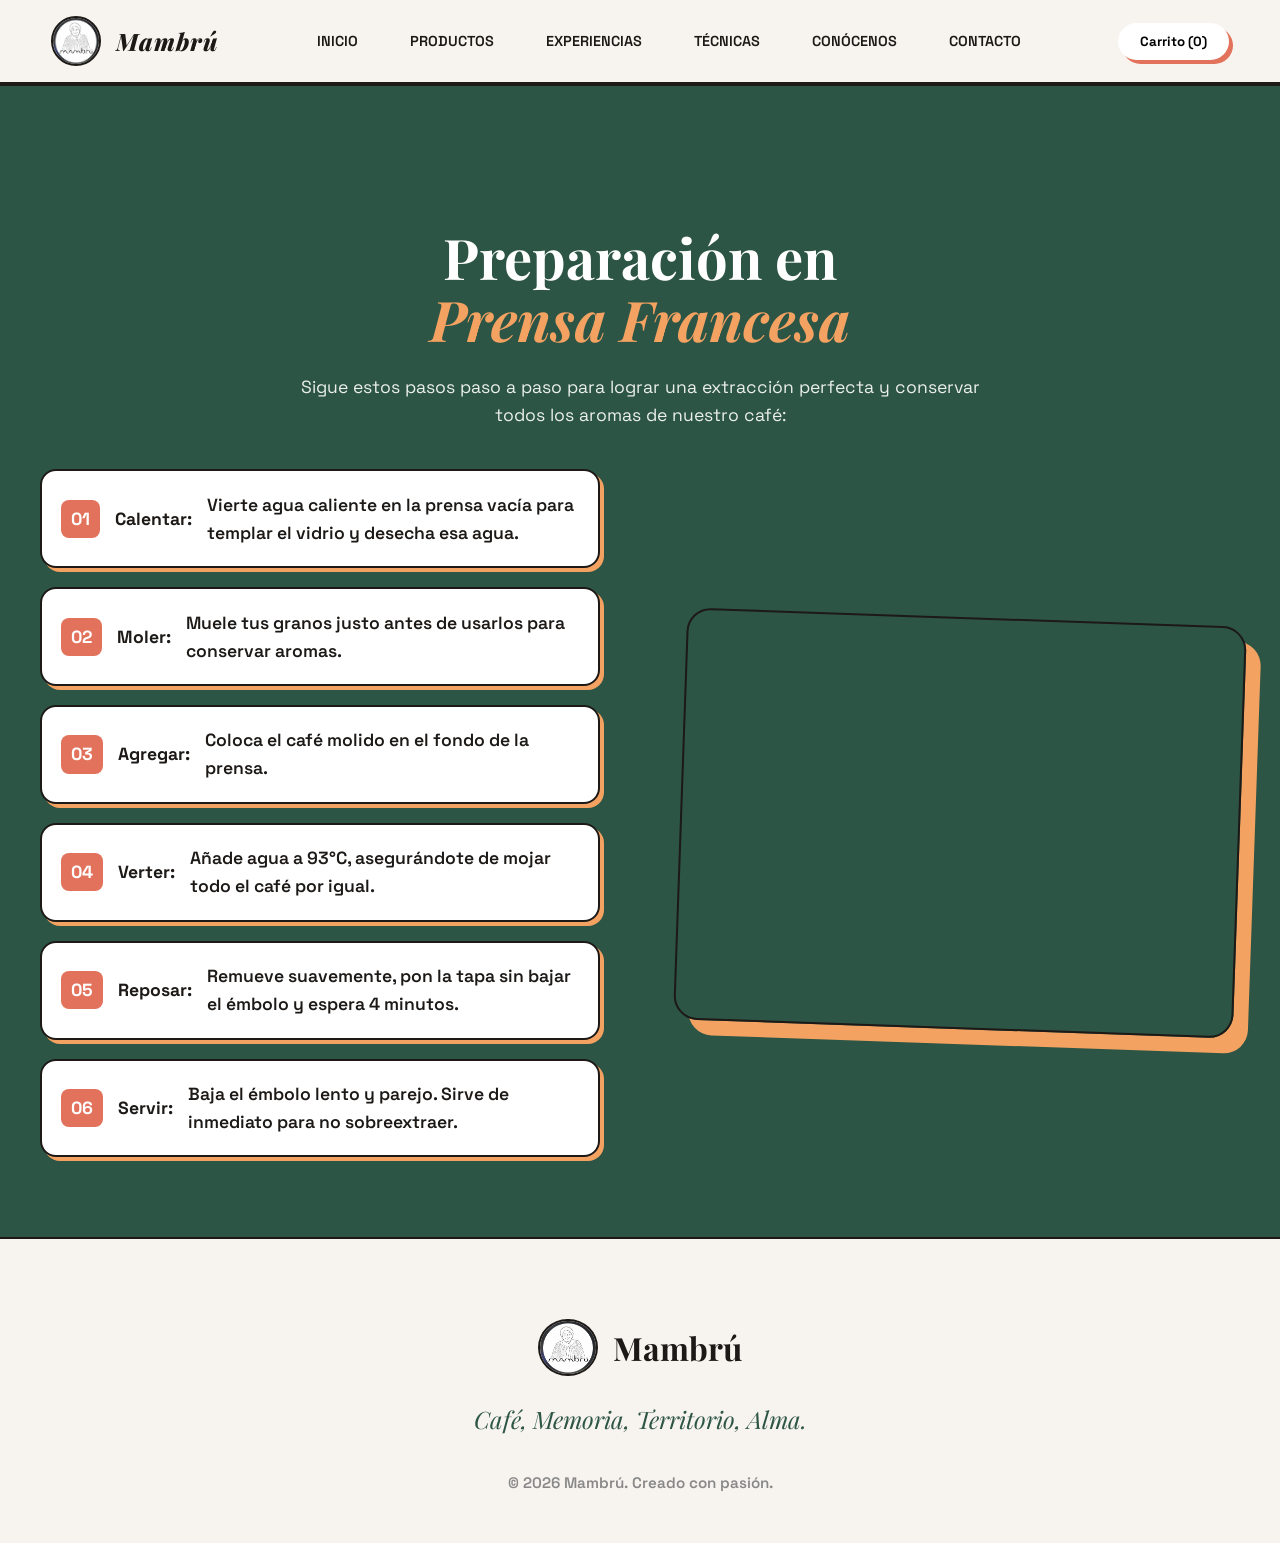
<file: tecnicas.html>
<!DOCTYPE html>
<html lang="es">
<head>
    <meta charset="UTF-8">
    <meta name="viewport" content="width=device-width, initial-scale=1.0">
    <title>Técnicas y Recetas - Mambrú</title>
    <link rel="stylesheet" href="css/styles.css">
    <link rel="icon" href="img/logoicon.png" type="image/x-icon">
    <link href="https://fonts.googleapis.com/css2?family=Playfair+Display:ital,wght@0,400;0,600;0,800;1,400&family=Space+Grotesk:wght@400;600;700&display=swap" rel="stylesheet">
</head>
<body>
    
    <header class="navbar">
        <div class="logo">
            <img src="img/logo.jpeg" alt="Mambrú Logo">
            <span class="logo-text">Mambrú</span>
        </div>
        <nav class="nav-links">
            <a href="index.html">Inicio</a>
            <a href="productos.html">Productos</a>
            <a href="experiencias.html">experiencias</a>
            <a href="tecnicas.html">Técnicas</a>
            <a href="conocenos.html">Conócenos</a>
            <a href="contacto.html">Contacto</a>
        </nav>
        <div class="cart">
            <button class="btn-cart">Carrito (0)</button>
        </div>
    </header>

   <section class="prep-guide" style="padding-top: 140px; padding-bottom: 60px;">
        
        <!-- 1. Título y texto centrados: Usamos la clase 'guide-text' para no perder tus estilos de CSS -->
        <div class="guide-text" style="width: 100%; max-width: 100%; text-align: center; margin-bottom: 40px;">
            <h2 style="text-align: center;">Preparación en <br><span>Prensa Francesa</span></h2>
            <p style="max-width: 700px; margin: 0 auto; text-align: center;">Sigue estos pasos paso a paso para lograr una extracción perfecta y conservar todos los aromas de nuestro café:</p>
        </div>

        <!-- 2. Contenedor original de dos columnas (Pasos y Video) -->
        <div class="guide-container">
            
            <!-- Columna Izquierda: Pasos con tu estilo original -->
            <div class="guide-text">
                <ul class="steps">
                    <li><span class="step-num">01</span> <strong>Calentar:</strong> Vierte agua caliente en la prensa vacía para templar el vidrio y desecha esa agua.</li>
                    <li><span class="step-num">02</span> <strong>Moler:</strong> Muele tus granos justo antes de usarlos para conservar aromas.</li>
                    <li><span class="step-num">03</span> <strong>Agregar:</strong> Coloca el café molido en el fondo de la prensa.</li>
                    <li><span class="step-num">04</span> <strong>Verter:</strong> Añade agua a 93°C, asegurándote de mojar todo el café por igual.</li>
                    <li><span class="step-num">05</span> <strong>Reposar:</strong> Remueve suavemente, pon la tapa sin bajar el émbolo y espera 4 minutos.</li>
                    <li><span class="step-num">06</span> <strong>Servir:</strong> Baja el émbolo lento y parejo. Sirve de inmediato para no sobreextraer.</li>
                </ul>
            </div>
            
            <!-- Columna Derecha: Video aprovechando el contenedor de la imagen -->
            <div class="guide-image" style="display: flex; align-items: center; justify-content: center;">
                <div class="image-wrapper" style="width: 100%; padding: 0;">
                    <iframe width="100%" height="400" src="https://www.youtube.com/embed/_3MlAyoPga8" title="YouTube video player" frameborder="0" allow="accelerometer; autoplay; clipboard-write; encrypted-media; gyroscope; picture-in-picture; web-share" allowfullscreen style="border-radius: 12px;"></iframe>
                </div>
            </div>
            
        </div>
    </section>
    <footer>
        <div class="footer-content">
            <div class="footer-brand">
                <img src="img/logo.jpeg" alt="Mambrú" class="footer-logo">
                <h3>Mambrú</h3>
            </div>
            <p class="slogan">Café, Memoria, Territorio, Alma.</p>
            <p class="copyright">&copy; 2026 Mambrú. Creado con pasión.</p>
        </div>
    </footer>
</body>
</html>
</file>
<file: css/styles.css>
/* Variables de la nueva identidad "Soft Neo-Brutalism" */
:root {
    --primary: #E2725B; /* Terracota Mambrú */
    --primary-dark: #c95d46;
    --secondary: #2C5545; /* Verde orgánico profundo */
    --accent: #F4A261; /* Naranja cálido */
    --bg-color: #F7F3EE; /* Crema moderno y limpio */
    --card-bg: #FFFFFF;
    --text-dark: #1C1917; /* Casi negro, más suave a la vista */
    --container-width: 1200px;
}

/* Reset */
* {
    margin: 0;
    padding: 0;
    box-sizing: border-box;
}

body {
    /* Combinación de tipografías trendy */
    font-family: 'Space Grotesk', sans-serif;
    background-color: var(--bg-color);
    color: var(--text-dark);
    line-height: 1.6;
    overflow-x: hidden;
}

h1, h2, h3 {
    font-family: 'Playfair Display', serif;
    color: var(--text-dark);
}

/* --- Navegación Flotante y Moderna --- */
.navbar {
    display: flex;
    justify-content: space-between;
    align-items: center;
    padding: 1rem 4%;
    background-color: rgba(247, 243, 238, 0.9);
    backdrop-filter: blur(10px);
    position: sticky;
    top: 0;
    z-index: 1000;
    border-bottom: 2px solid var(--text-dark);
}

.logo {
    display: flex;
    align-items: center;
    gap: 15px;
}

.logo img {
    height: 50px;
    width: 50px;
    border-radius: 50%;
    border: 2px solid var(--text-dark);
}

.logo-text {
    font-family: 'Playfair Display', serif;
    font-size: 1.5rem;
    font-weight: 800;
    font-style: italic;
    letter-spacing: 1px;
}

.nav-links a {
    text-decoration: none;
    color: var(--text-dark);
    margin: 0 1.5rem;
    font-weight: 600;
    text-transform: uppercase;
    font-size: 0.9rem;
    transition: color 0.3s;
}

.nav-links a:hover {
    color: var(--primary);
}

/* Botón estilo píldora con sombra brutalista suave */
.btn-cart {
    background: var(--card-bg);
    border: var(--border-brutalist);
    padding: 10px 22px;
    font-family: 'Space Grotesk', sans-serif;
    font-weight: 700;
    border-radius: 50px;
    cursor: pointer;
    box-shadow: 4px 4px 0px var(--primary);
    transition: var(--transition-smooth);
}

.btn-cart:hover {
    transform: translate(2px, 2px);
    box-shadow: 2px 2px 0px var(--primary);
    background-color: var(--primary);
    color: white;
}

/* --- Sección Hero WOW --- */
.hero {
    position: relative;
    background-image: url('../img/banner.jpeg   ');
    background-size: cover;
    background-position: center;
    height: 75vh;
    display: flex;
    align-items: flex-end;
    justify-content: center;
    text-align: center;
    padding: 0 20px 2rem 20px;
}

.hero-overlay {
    position: absolute;
    top: 0; left: 0; width: 100%; height: 100%;
    background: linear-gradient(rgba(28, 25, 23, 0.123), rgba(28, 25, 23, 0.233));
}

.hero-content {
    position: relative;
    z-index: 2;
    max-width: 900px;
}

.hero-title {
    font-size: clamp(3rem, 6vw, 5.5rem); /* Texto responsivo gigante */
    color: #FFF3E3;
    line-height: 1.1;
    margin-bottom: 2.5rem;
    text-shadow: 3px 3px 0px var(--primary), 6px 6px 0px var(--secondary);
}

.hero-title span {
    font-style: italic;
    color: var(--accent);
}

.btn-primary {
    display: inline-block;
    background-color: var(--primary);
    color: white;
    padding: 18px 45px;
    text-decoration: none;
    font-family: 'Space Grotesk', sans-serif;
    font-weight: 700;
    font-size: 1.1rem;
    border: 2px solid var(--text-dark);
    border-radius: 50px;
    box-shadow: 6px 6px 0px var(--text-dark);
    transition: all 0.2s;
    text-transform: uppercase;
}

.btn-primary:hover {
    transform: translate(3px, 3px);
    box-shadow: 3px 3px 0px var(--text-dark);
    background-color: var(--primary-dark);
}

/* --- Marquesina (Texto infinito) --- */
.marquee-container {
    background-color: var(--secondary);
    color: white;
    padding: 15px 0;
    overflow: hidden;
    white-space: nowrap;
    border-bottom: 2px solid var(--text-dark);
    border-top: 2px solid var(--text-dark);
}

.marquee-content {
    display: inline-block;
    animation: marquee 20s linear infinite;
    font-weight: 700;
    font-size: 1.1rem;
    letter-spacing: 2px;
}

.marquee-content span {
    margin: 0 30px;
}

@keyframes marquee {
    0% { transform: translateX(0); }
    100% { transform: translateX(-50%); }
}

/* --- Tienda / Productos --- */
.shop {
    max-width: var(--container-width);
    margin: 0 auto;
    padding: 6rem 2rem;
}

.section-header {
    text-align: center;
    margin-bottom: 4rem;
}

.section-title {
    font-size: 3rem;
    margin-bottom: 0.5rem;
}

.section-subtitle {
    font-size: 1.2rem;
    color: #666;
}

.grid-products {
    display: grid;
    grid-template-columns: repeat(auto-fit, minmax(320px, 1fr));
    gap: 3rem;
}

/* Tarjetas Redondeadas y Parchadas */
.card {
    background: var(--card-bg);
    border: 2px solid var(--text-dark);
    border-radius: 24px;
    padding: 1.5rem;
    box-shadow: 8px 8px 0px rgba(226, 114, 91, 0.3); /* Sombra terracota suave */
    transition: all 0.3s ease;
    display: flex;
    flex-direction: column;
}

.card:hover {
    transform: translateY(-10px);
    box-shadow: 12px 12px 0px var(--primary);
}

.img-container {
    height: 300px;
    border-radius: 16px;
    overflow: hidden;
    border: 2px solid var(--text-dark);
    position: relative;
    margin-bottom: 1.5rem;
}

.img-container img {
    width: 100%;
    height: 100%;
    object-fit: cover;
    transition: transform 0.5s ease;
}

.card:hover .img-container img {
    transform: scale(1.08);
}

.badge {
    position: absolute;
    top: 15px;
    left: 15px;
    padding: 6px 16px;
    font-size: 0.8rem;
    font-weight: 700;
    border-radius: 50px;
    border: 2px solid var(--text-dark);
    color: var(--text-dark);
    background: white;
}

.badge-orange { background-color: var(--accent); }
.badge-blue { background-color: #A8DADC; }
.badge-dark { background-color: #E5E5E5; }

.card-info h3 {
    font-size: 1.8rem;
    margin-bottom: 0.5rem;
}

.origin {
    font-weight: 700;
    font-size: 0.95rem;
    color: var(--secondary);
    margin-bottom: 0.5rem;
}

.notes {
    font-size: 0.95rem;
    color: #555;
    margin-bottom: 1.5rem;
    flex-grow: 1;
}

.card-footer {
    display: flex;
    justify-content: space-between;
    align-items: center;
    border-top: 2px dashed #ddd;
    padding-top: 1.5rem;
}

.price {
    font-size: 1.4rem;
    font-weight: 800;
    color: var(--text-dark);
}

.btn-add {
    background-color: var(--primary);
    color: white;
    width: 45px;
    height: 45px;
    border-radius: 50%;
    border: 2px solid var(--text-dark);
    font-size: 1.5rem;
    display: flex;
    align-items: center;
    justify-content: center;
    cursor: pointer;
    box-shadow: 3px 3px 0px var(--text-dark);
    transition: all 0.2s ease;
}

.btn-add:hover {
    transform: translate(2px, 2px);
    box-shadow: 1px 1px 0px var(--text-dark);
    background-color: var(--secondary);
}

/* --- Guía de Preparación --- */
.prep-guide {
    background-color: var(--secondary);
    color: white;
    padding: 6rem 2rem;
    border-top: 2px solid var(--text-dark);
    border-bottom: 2px solid var(--text-dark);
}

.guide-container {
    max-width: var(--container-width);
    margin: 0 auto;
    display: flex;
    flex-wrap: wrap;
    align-items: center;
    gap: 5rem;
}

.guide-text {
    flex: 1;
    min-width: 320px;
}

.guide-text h2 {
    font-size: 3.5rem;
    color: white;
    line-height: 1.1;
    margin-bottom: 1.5rem;
}

.guide-text h2 span {
    color: var(--accent);
    font-style: italic;
}

.guide-text p {
    font-size: 1.1rem;
    margin-bottom: 2.5rem;
    opacity: 0.9;
}

.steps {
    list-style: none;
}

.steps li {
    background: white;
    color: var(--text-dark);
    margin-bottom: 1.2rem;
    padding: 1.2rem;
    border-radius: 16px;
    border: 2px solid var(--text-dark);
    box-shadow: 4px 4px 0px var(--accent);
    font-size: 1.1rem;
    font-weight: 600;
    display: flex;
    align-items: center;
    gap: 15px;
}

.step-num {
    background: var(--primary);
    color: white;
    padding: 5px 10px;
    border-radius: 8px;
    font-weight: 800;
}

.guide-image {
    flex: 1;
    min-width: 320px;
    position: relative;
}

.image-wrapper {
    position: relative;
    border-radius: 24px;
    border: 2px solid var(--text-dark);
    box-shadow: 15px 15px 0px var(--accent);
    transform: rotate(2deg);
}

.image-wrapper img {
    width: 100%;
    border-radius: 22px;
    display: block;
}

.floating-badge {
    position: absolute;
    bottom: -20px;
    right: -20px;
    background: var(--primary);
    color: white;
    padding: 15px 25px;
    border-radius: 50px;
    font-family: 'Playfair Display', serif;
    font-style: italic;
    font-size: 1.2rem;
    font-weight: 700;
    border: 2px solid var(--text-dark);
    transform: rotate(-10deg);
}

/* --- Footer --- */
footer {
    background-color: var(--bg-color);
    text-align: center;
    padding: 5rem 2rem 3rem;
}

.footer-brand {
    display: flex;
    align-items: center;
    justify-content: center;
    gap: 15px;
    margin-bottom: 1.5rem;
}

.footer-logo {
    width: 60px;
    border-radius: 50%;
    border: 2px solid var(--text-dark);
}

.footer-brand h3 {
    font-size: 2rem;
}

.slogan {
    font-family: 'Playfair Display', serif;
    font-size: 1.5rem;
    font-style: italic;
    margin-bottom: 2rem;
    color: var(--secondary);
}

.copyright {
    font-size: 0.95rem;
    font-weight: 600;
    color: #888;
}

/* --- Responsive --- */
@media (max-width: 768px) {
    .navbar {
        flex-direction: column;
        gap: 1.5rem;
        padding: 1.5rem;
    }
    
    .hero-title {
        font-size: 2.8rem;
    }

    .btn-primary {
        padding: 15px 30px;
    }

    .guide-text h2 {
        font-size: 2.5rem;
    }
    
    .image-wrapper {
        transform: rotate(0);
        margin-top: 2rem;
    }
    
    .floating-badge {
        bottom: 10px;
        right: 10px;
    }
}
/* --- Sección Conócenos --- */
.about-us {
    background-color: var(--card-bg); /* Fondo blanco para contrastar con la tienda y la guía */
    padding: 7rem 2rem;
    border-top: 2px solid var(--text-dark);
}

.about-container {
    max-width: var(--container-width);
    margin: 0 auto;
    display: flex;
    flex-wrap: wrap;
    align-items: center;
    gap: 5rem;
}

/* Contenedor de la Imagen */
.about-image {
    flex: 1;
    min-width: 320px;
    position: relative;
}

.image-wrapper-about {
    position: relative;
    border-radius: 24px;
    border: 2px solid var(--text-dark);
    /* Sombra hacia la izquierda para dar contraste visual con el resto de la página */
    box-shadow: -15px 15px 0px var(--accent); 
    overflow: hidden;
}

.image-wrapper-about img {
    width: 100%;
    display: block;
    transition: transform 0.5s ease;
}

.image-wrapper-about:hover img {
    transform: scale(1.05); /* Zoom suave al pasar el mouse */
}

/* Etiqueta Flotante Estilo Sticker */
.about-badge {
    position: absolute;
    top: 30px;
    left: -15px;
    background: var(--secondary); /* Verde orgánico */
    color: white;
    padding: 10px 25px;
    font-family: 'Space Grotesk', sans-serif;
    font-weight: 700;
    font-size: 1.1rem;
    text-transform: uppercase;
    letter-spacing: 1px;
    border: 2px solid var(--text-dark);
    border-radius: 8px;
    transform: rotate(-6deg);
    box-shadow: 5px 5px 0px var(--text-dark);
    z-index: 2;
}

/* Contenedor de Texto */
.about-text {
    flex: 1;
    min-width: 320px;
}

.about-text h2 {
    font-size: 3.5rem;
    line-height: 1.1;
    margin-bottom: 1.5rem;
    color: var(--text-dark);
}

.about-text h2 span {
    color: var(--primary); /* El Terracota de Mambrú */
    font-style: italic;
}

.about-text p {
    font-size: 1.15rem;
    margin-bottom: 1.5rem;
    color: #4a4a4a;
}

/* Botón Secundario (Diferente al principal para no saturar) */
.btn-secondary {
    display: inline-block;
    background-color: white;
    color: var(--text-dark);
    padding: 16px 40px;
    text-decoration: none;
    font-family: 'Space Grotesk', sans-serif;
    font-weight: 700;
    font-size: 1.05rem;
    border: 2px solid var(--text-dark);
    border-radius: 50px;
    box-shadow: 5px 5px 0px var(--secondary);
    transition: all 0.2s ease;
    text-transform: uppercase;
    margin-top: 1.5rem;
}

.btn-secondary:hover {
    transform: translate(3px, 3px);
    box-shadow: 2px 2px 0px var(--secondary);
    background-color: var(--secondary);
    color: white;
}

/* --- Ajustes Responsive para Móviles --- */
@media (max-width: 768px) {
    .about-container {
        /* Invertimos el orden en móvil para que el texto salga primero y luego la imagen */
        flex-direction: column-reverse; 
        gap: 3.5rem;
    }

    .about-text h2 {
        font-size: 2.8rem;
    }

    .image-wrapper-about {
        box-shadow: -10px 10px 0px var(--accent);
    }
    
    .about-badge {
        left: -10px;
        top: 20px;
    }
}
</file>
